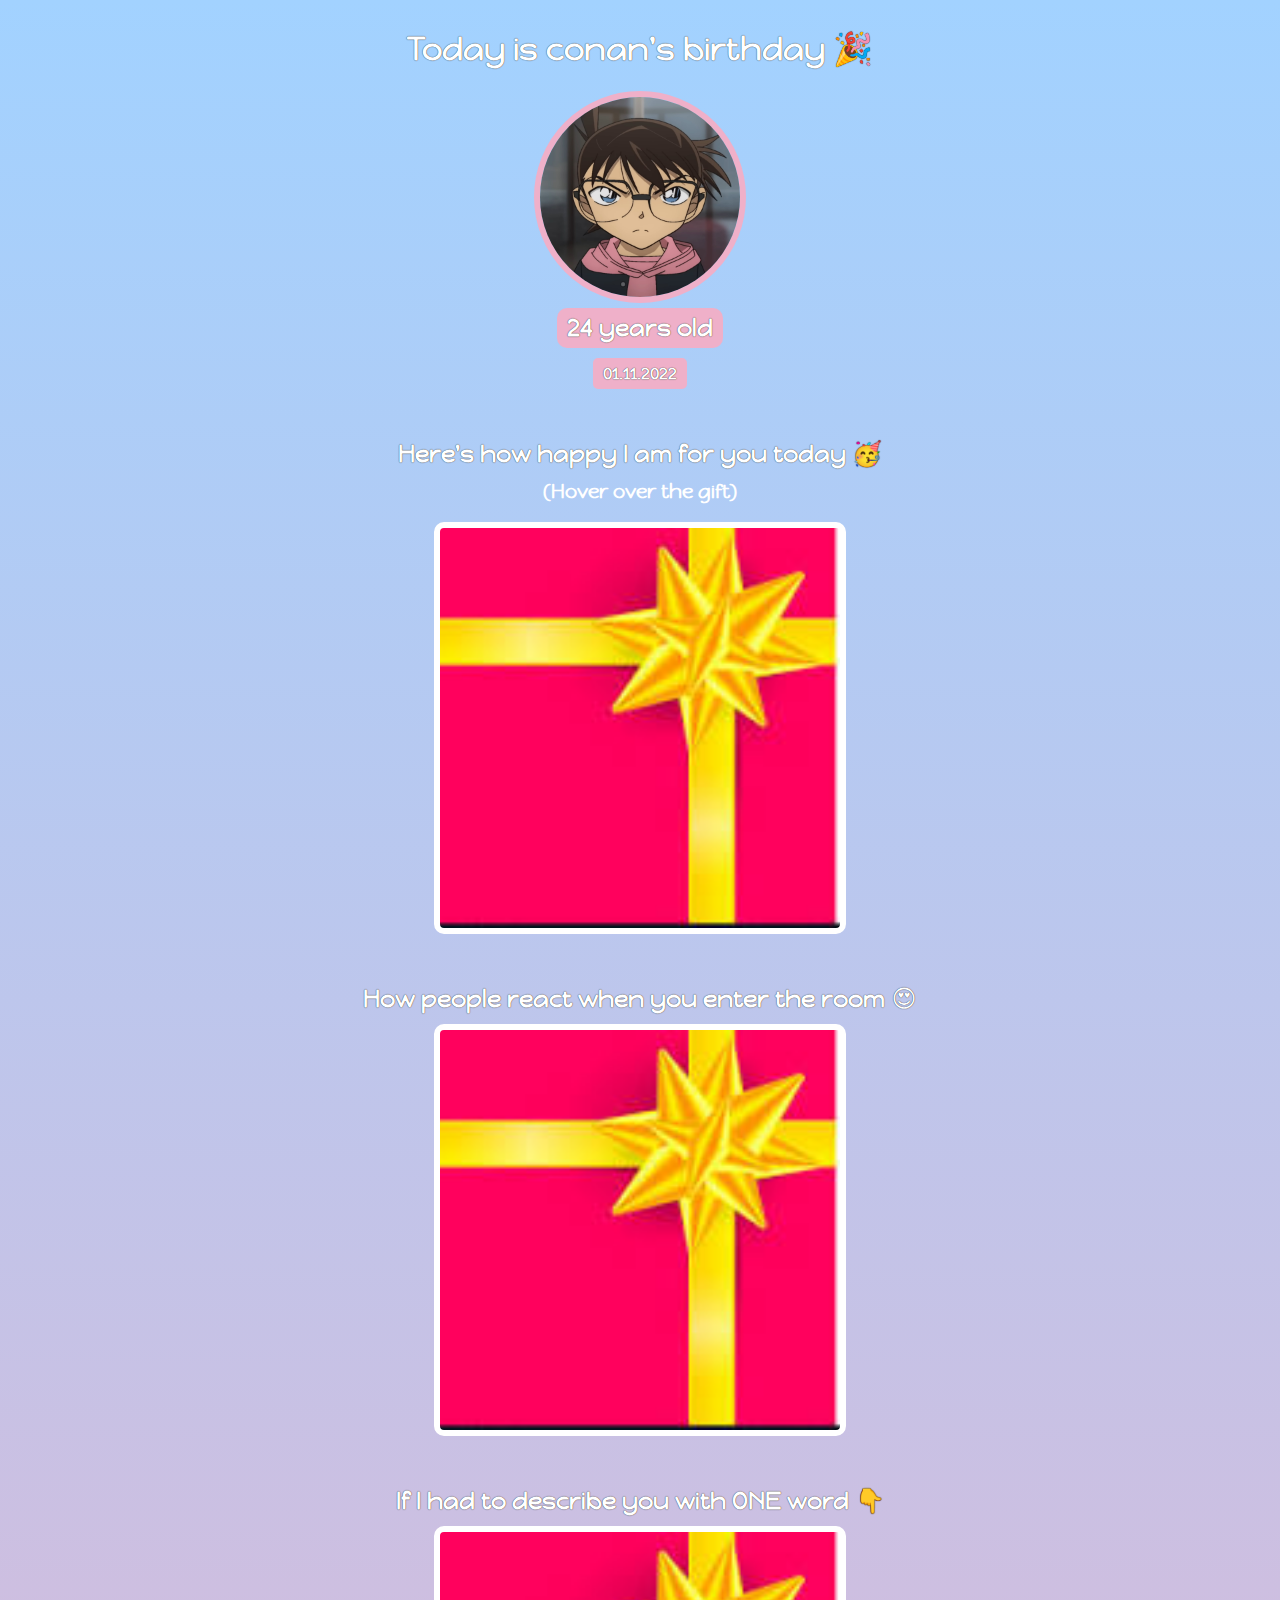
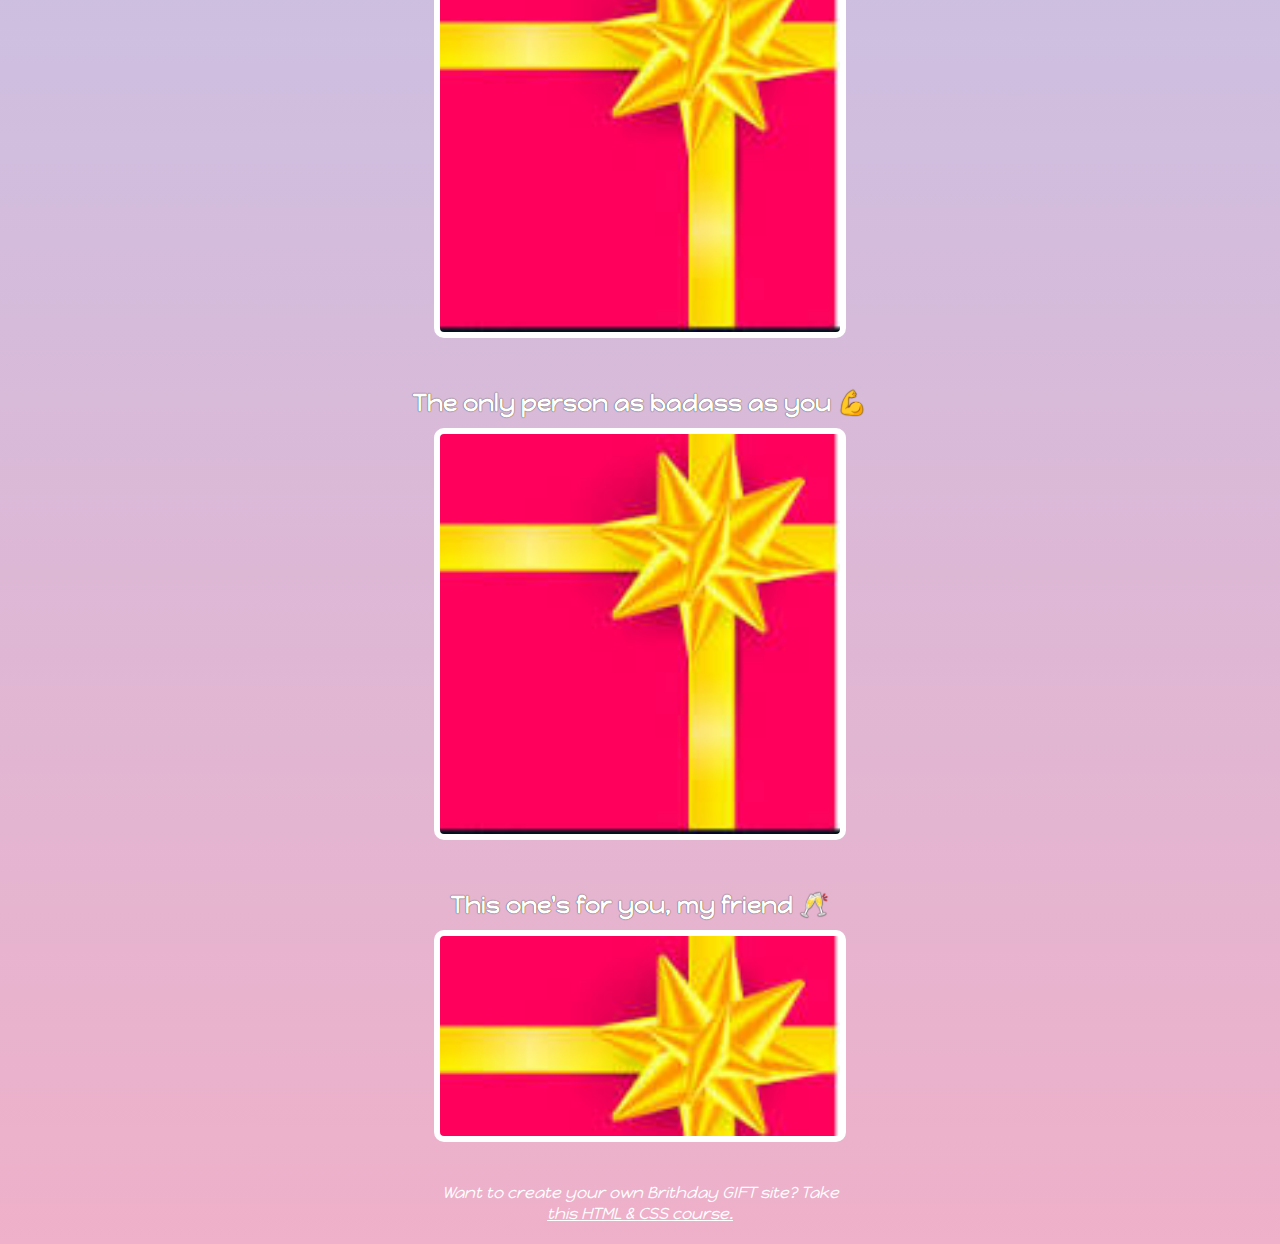
<file: index.html>
<html>
    <head>
        <title>Conan's birthday</title>
        <link rel="stylesheet" href="bd.css">
        <link rel="preconnect" href="https://fonts.googleapis.com">
        <link rel="preconnect" href="https://fonts.gstatic.com" crossorigin>
        <link href="https://fonts.googleapis.com/css2?family=Happy+Monkey&display=swap" rel="stylesheet">
        <link rel="icon" href="images/conan.jpg">
    </head>
    <body>
        <div id="header">
            <h1> Today is conan's birthday 🎉</h1>
            <img id="logo" src="images/conan.jpg" alt="conan">
            <h2 id="bday-age"> 24 years old</h2>
            <h4 id="bday-date">01.11.2022</h4>
        </div>
        <div class="gift-section">
            <h2 class="gift-title">Here's how happy I am for you today 🥳 </h2>
            <h3 class="gift-hint">(Hover over the gift)</h3>
            <div class="gift-img" id="gift1"></div>  
        </div>
        <div class="gift-section">
            <h2 class="gift-title">How people react when you enter the room 😍</h2>
            <div class="gift-img" id="gift2"></div>
        </div>
        <div class="gift-section">
            <h2 class="gift-title">If I had to describe you with ONE word 👇</h2>
            <div class="gift-img" id="gift3"></div>
        </div>
        <div class="gift-section">
            <h2 class="gift-title">The only person as badass as you 💪</h2>
            <div class="gift-img" id="gift4"></div>
        </div>
        <div class="gift-section">
            <h2 class="gift-title">This one's for you, my friend 🥂</h2>
            <div class="gift-img" id="gift5"></div>
        </div>
        <div id="footer">
            Want to create your own Brithday GIFT site? Take 
            <a href="https://scrimba.com/learn/htmlandcss" target="_blank"> this HTML & CSS course.</a>
        </div>

        
    
        
    
    </body>
</html>
</file>
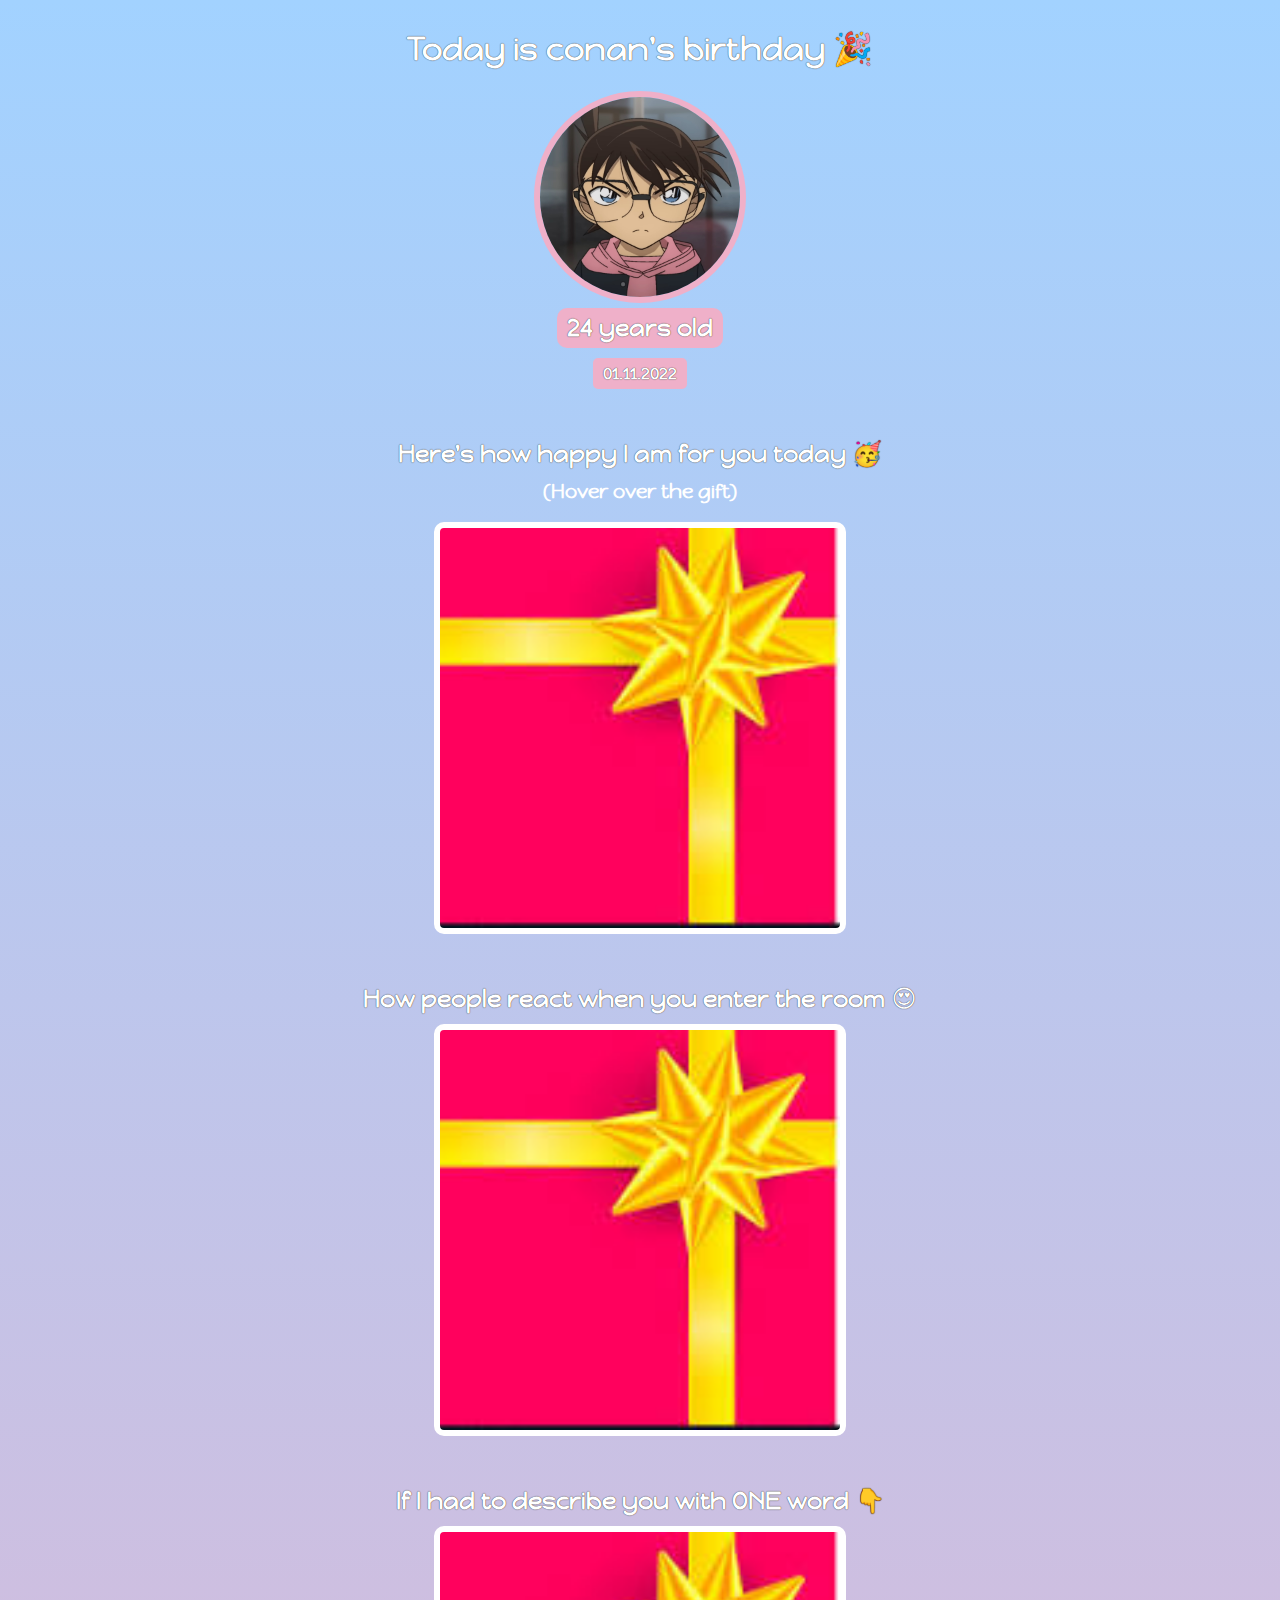
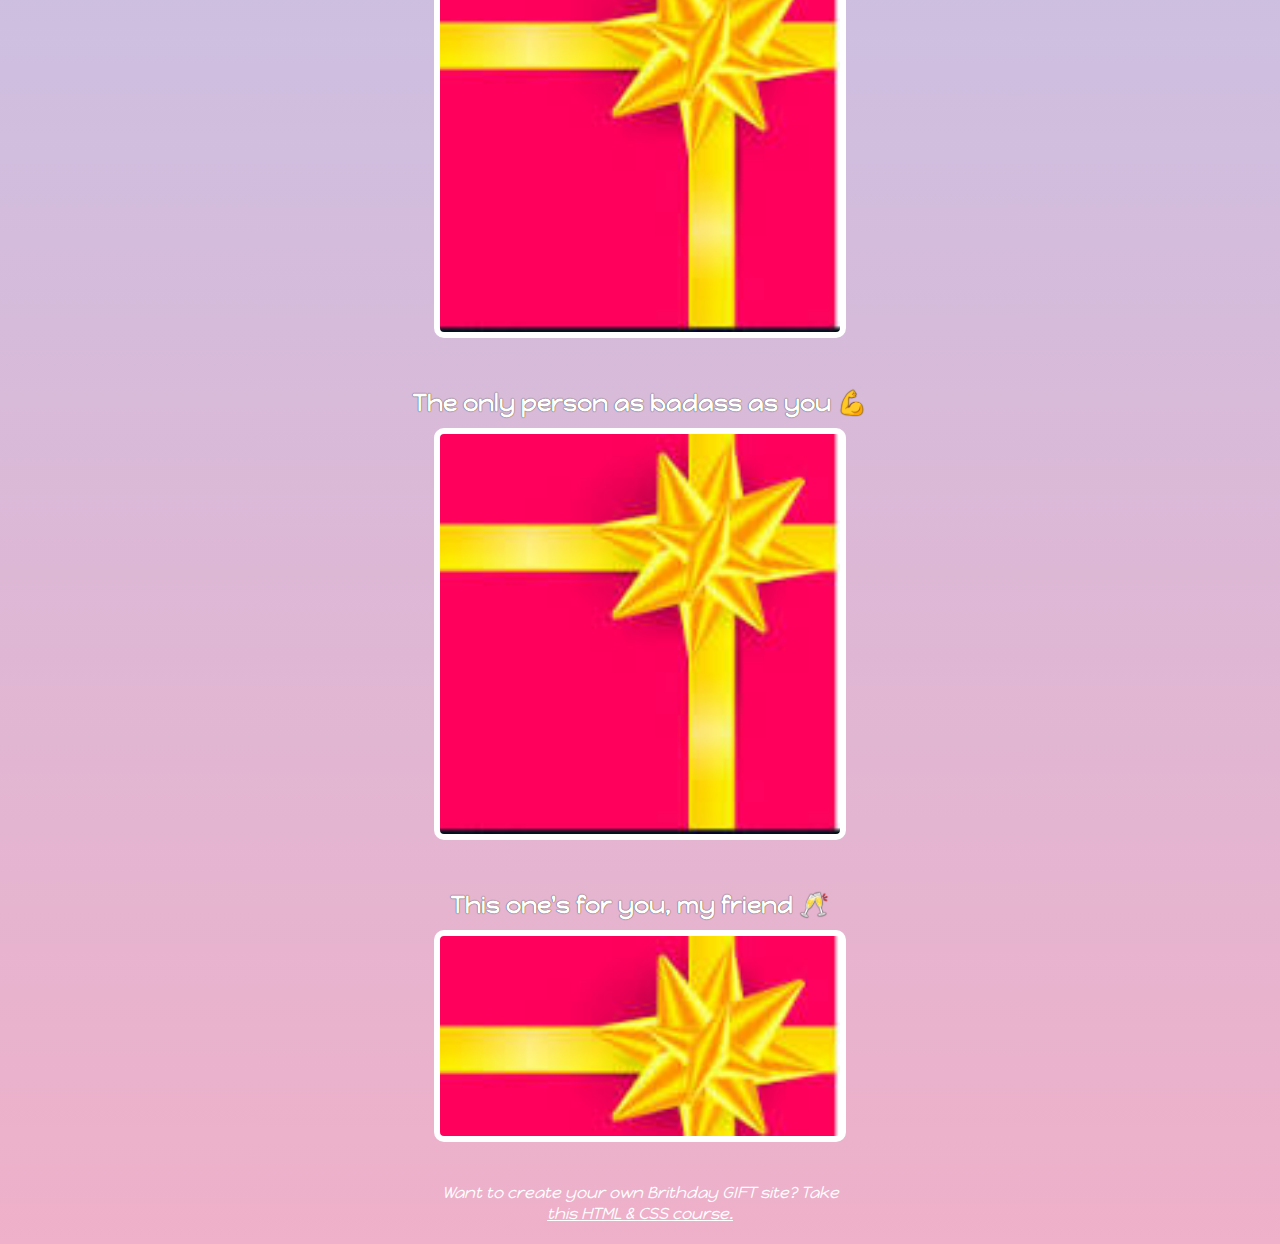
<file: birthday.html>
<html>
    <head>
        <title>Conan's birthday</title>
        <link rel="stylesheet" href="bd.css">
        <link rel="preconnect" href="https://fonts.googleapis.com">
        <link rel="preconnect" href="https://fonts.gstatic.com" crossorigin>
        <link href="https://fonts.googleapis.com/css2?family=Happy+Monkey&display=swap" rel="stylesheet">
        <link rel="icon" href="images/conan.jpg">
    </head>
    <body>
        <div id="header">
            <h1> Today is conan's birthday 🎉</h1>
            <img id="logo" src="images/conan.jpg" alt="conan">
            <h2 id="bday-age"> 24 years old</h2>
            <h4 id="bday-date">01.11.2022</h4>
        </div>
        <div class="gift-section">
            <h2 class="gift-title">Here's how happy I am for you today 🥳 </h2>
            <h3 class="gift-hint">(Hover over the gift)</h3>
            <div class="gift-img" id="gift1"></div>  
        </div>
        <div class="gift-section">
            <h2 class="gift-title">How people react when you enter the room 😍</h2>
            <div class="gift-img" id="gift2"></div>
        </div>
        <div class="gift-section">
            <h2 class="gift-title">If I had to describe you with ONE word 👇</h2>
            <div class="gift-img" id="gift3"></div>
        </div>
        <div class="gift-section">
            <h2 class="gift-title">The only person as badass as you 💪</h2>
            <div class="gift-img" id="gift4"></div>
        </div>
        <div class="gift-section">
            <h2 class="gift-title">This one's for you, my friend 🥂</h2>
            <div class="gift-img" id="gift5"></div>
        </div>
        <div id="footer">
            Want to create your own Brithday GIFT site? Take 
            <a href="https://scrimba.com/learn/htmlandcss" target="_blank"> this HTML & CSS course.</a>
        </div>

        
    
        
    
    </body>
</html>
</file>
<file: bd.css>
body{
    font-family: 'Happy Monkey' , system-ui;
    text-align: center ;
    color: #ffffff;
    background: linear-gradient(#a2d2ff, #EFB0C9);
    
}
#logo{
    height: 200px ;
    border-radius: 50%;
    border:6px solid #EFB0C9;

}
h1 ,h2,h4  {
    text-shadow: 0 0 1px black;

}
#bday-age{
    background-color: #EFB0C9;
    padding:5px 10px;
    border-radius: 10px;
    margin:5px 0 10px 0;
}
#bday-date{
    background-color: #EFB0C9;
    padding:5px 10px;
    border-radius: 5px;
    margin: 0;
}
#header{
    display: flex;
    flex-direction: column;
    align-items: center;
    justify-content: start;
}
#gift5{
    height: 200px;
}
.gift-img{
    
    border: 6px solid white;
    border-radius: 10px;
    background-image:url("images/gift-cover.jpeg") ;
    background-size: cover;
    width: 400px;
    height: 400px;
    margin-left: auto;
    margin-right: auto;
}

.gift-section{
    margin: 50px 0 0 0 ;
}
.gift-title{
    margin-bottom:10px ;
}
.gift-hint{
    margin-top: 0;
}

#gift1:hover{
    background-image: url("images/happy-gift.webp");
}
#gift2:hover{
    background-image: url("images/hot.webp");
    
}
#gift3:hover{
    background-image: url("images/genius.webp");
    
}
#gift4:hover{
    background-image: url("images/badass.webp");
}

#gift5:hover{
    background-image: url("images/cheers.webp");
}
#footer{
    font-style: italic;
    width: 400px;
    margin:40px auto 20px;
    
    
}
a{
    color: #ffffff;
}
#icon{
    border-radius: 100%;
    
}
</file>
